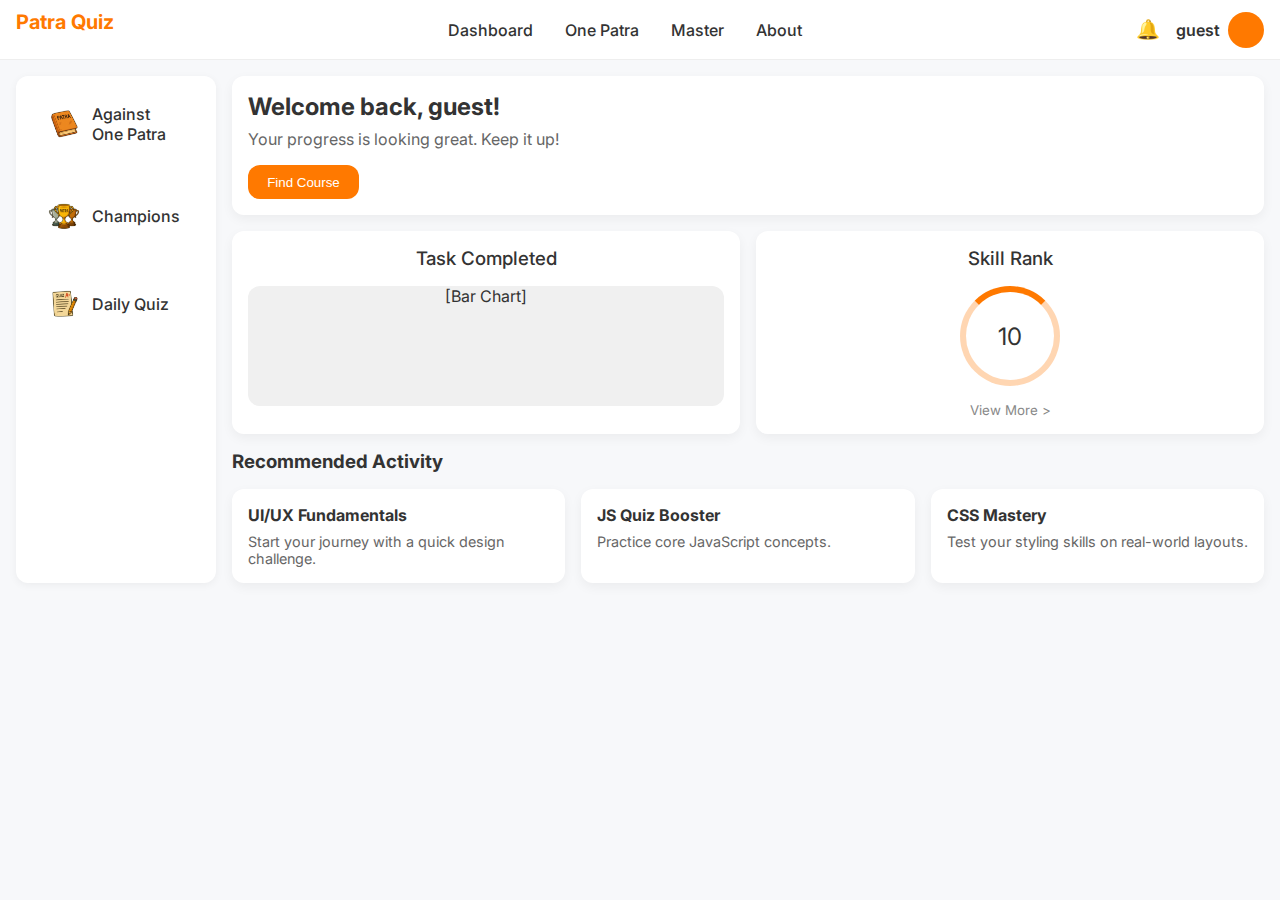
<file: index.html>
<!DOCTYPE html>
<html lang="en">
<head>
  <meta charset="UTF-8"/>
  <meta name="viewport" content="width=device-width,initial-scale=1.0"/>
  <title>Patra Quiz Dashboard</title>
  <link
    href="https://fonts.googleapis.com/css2?family=Inter:wght@400;600;700&display=swap"
    rel="stylesheet"/>
  <link rel="stylesheet" href="styles.css"/>
</head>
<body>
  <!-- top navigation -->
  <header class="site-header">
    <div class="logo">Patra Quiz</div>
    <nav class="top-nav">
      <a href="#" class="nav-item">Dashboard</a>
      <a href="#" class="nav-item">One Patra</a>
      <a href="#" class="nav-item">Master</a>
      <a href="#" class="nav-item">About</a>
    </nav>
    <div class="header-actions">
      <button class="icon-btn" aria-label="Notifications">🔔</button>
      <div class="user-info">
        <span id="usernameDisplay">guest</span>
        <div class="avatar"></div>
      </div>
    </div>
  </header>

  <div class="main-wrapper">
    <!-- left sidebar menu -->
    <aside class="dashboard-sidebar">
        <ul>
          <li>
            <a href="against.html">
              <img src="images/One-Patra-Book.png" alt="One Patra" />
              <span>Against One Patra</span>
            </a>
          </li>
          <li>
            <a href="championship.html">
              <img src="images/Trophy.png" alt="Championship" />
              <span>Champions</span>
            </a>
          </li>
          <li>
            <a href="daily.html">
              <img src="images/Quiz-Paper.png" alt="Daily Quiz" />
              <span>Daily Quiz</span>
            </a>
          </li>
        </ul>
      </aside>
      

    <!-- main dashboard area -->
    <section class="dashboard-main">
      <!-- welcome box -->
      <div class="welcome-box">
        <h2>Welcome back, <span id="usernameDisplay2">guest</span>!</h2>
        <p>Your progress is looking great. Keep it up!</p>
        <button class="btn-primary">Find Course</button>
      </div>

      <!-- stats row -->
      <div class="stats-row">
        <div class="card stat-card">
          <h3>Task Completed</h3>
          <div class="chart-placeholder">[Bar Chart]</div>
        </div>
        <div class="card stat-card">
          <h3>Skill Rank</h3>
          <div class="rank-circle"><span>10</span></div>
          <small>View More &gt;</small>
        </div>
      </div>

      <!-- recommended activity -->
      <div class="recommend-section">
        <h3>Recommended Activity</h3>
        <div class="activity-cards">
          <a href="#" class="activity-card">
            <h4>UI/UX Fundamentals</h4>
            <p>Start your journey with a quick design challenge.</p>
          </a>
          <a href="#" class="activity-card">
            <h4>JS Quiz Booster</h4>
            <p>Practice core JavaScript concepts.</p>
          </a>
          <a href="#" class="activity-card">
            <h4>CSS Mastery</h4>
            <p>Test your styling skills on real-world layouts.</p>
          </a>
        </div>
      </div>
    </section>
  </div>

  <!-- existing Auth Modal / script.js here -->
  <script defer src="script.js"></script>
</body>
</html>
</file>
<file: styles.css>
:root {
    --primary: #ff7900;
    --bg-start: #ffe0b3;
    --bg-end: #fff6e6;
    --white: #ffffff;
    --text: #333333;
    --radius: 12px;
    --space: 1rem;
    --trans: 0.3s ease;
    --font: "Inter", sans-serif;
  }
  
  * {
    margin: 0;
    padding: 0;
    box-sizing: border-box;
  }
  body {
    font-family: var(--font);
    color: var(--text);
    background: linear-gradient(135deg, var(--bg-start), var(--bg-end));
  }
  .wrapper {
    display: grid;
    grid-template-columns: 200px 1fr;
    min-height: 100vh;
  }
  
  /* SIDEBAR */
  .sidebar {
    padding: var(--space);
    background: var(--white);
    border-right: 1px solid #eee;
  }
  .logo {
    font-size: 1.5rem;
    font-weight: 700;
    margin-bottom: var(--space);
    color: var(--primary);
  }
  .sidebar nav {
    display: flex;
    flex-direction: column;
    gap: var(--space);
  }
  .nav-link {
    text-decoration: none;
    color: var(--text);
    padding: 0.5rem;
    border-radius: var(--radius);
    transition: background var(--trans);
  }
  .nav-link:hover {
    background: rgba(255, 121, 0, 0.1);
  }
  
  /* MAIN */
  .main {
    padding: var(--space);
    display: flex;
    flex-direction: column;
    gap: var(--space);
  }
  
  /* TOPBAR */
  .topbar {
    display: flex;
    justify-content: space-between;
    align-items: center;
    margin-bottom: var(--space);
  }
  .search-wrapper {
    flex: 1;
  }
  .search-wrapper input {
    width: 100%;
    padding: 0.5rem var(--space);
    border: 1px solid #ddd;
    border-radius: var(--radius);
  }
  .user {
    display: flex;
    align-items: center;
    gap: 0.75rem;
    margin-left: var(--space);
  }
  .avatar {
    width: 40px;
    height: 40px;
    background: var(--primary);
    border-radius: 50%;
  }
  
  /* BANNER */
  .banner {
    background: var(--primary);
    color: var(--white);
    padding: var(--space) * 1.5;
    border-radius: var(--radius);
    box-shadow: 0 4px 12px rgba(0, 0, 0, 0.05);
  }
  .banner h2 {
    font-size: 1.5rem;
    margin-bottom: 0.5rem;
  }
  
  /* CARDS GRID */
  .cards {
    display: grid;
    gap: var(--space);
    grid-template-columns: repeat(auto-fit, minmax(200px, 1fr));
  }
  
  /* SMALL SINGLE CARD ROW */
  .cards--small {
    grid-template-columns: 1fr 150px;
  }
  
  /* CARD BASE */
  .card {
    background: var(--white);
    border-radius: var(--radius);
    padding: var(--space);
    text-align: center;
    box-shadow: 0 2px 8px rgba(0, 0, 0, 0.05);
    text-decoration: none;
    color: var(--text);
    transition: transform var(--trans), box-shadow var(--trans);
  }
  .card:hover {
    transform: translateY(-4px);
    box-shadow: 0 6px 16px rgba(0, 0, 0, 0.1);
  }
  
  /* POINTS HIGHLIGHT CARD */
  .card--highlight {
    display: flex;
    flex-direction: column;
    justify-content: center;
    background: var(--white);
  }
  .points-value {
    font-size: 2rem;
    font-weight: 700;
    margin: 0.5rem 0;
  }
  .btn-outline {
    border: 2px solid var(--primary);
    background: none;
    color: var(--primary);
    padding: 0.5rem 1rem;
    border-radius: var(--radius);
    transition: background var(--trans), color var(--trans);
    cursor: pointer;
  }
  .btn-outline:hover {
    background: var(--primary);
    color: var(--white);
  }
  
  /* ICON STUB */
  .icon {
    width: 50px;
    height: 50px;
    margin: 0 auto 0.75rem;
    background: var(--bg-start);
    border-radius: var(--radius);
  }
  
  /* MODAL (unchanged) */
  .modal {
    position: fixed;
    inset: 0;
    background: rgba(0, 0, 0, 0.4);
    display: grid;
    place-items: center;
    opacity: 0;
    pointer-events: none;
    transition: opacity var(--trans);
  }
  .modal.active {
    opacity: 1;
    pointer-events: auto;
  }
  .modal-content {
    background: var(--white);
    border-radius: var(--radius);
    padding: 2rem;
    width: 90%;
    max-width: 360px;
    text-align: center;
  }
  .modal-content h2 {
    margin-bottom: 1rem;
    color: var(--primary);
  }
  .modal-content form {
    display: flex;
    flex-direction: column;
    gap: 0.75rem;
  }
  .modal-content input {
    padding: 0.75rem;
    border: 1px solid #ddd;
    border-radius: var(--radius);
  }
  .btn-primary {
    background: var(--primary);
    color: var(--white);
    padding: 0.75rem;
    border: none;
    border-radius: var(--radius);
    cursor: pointer;
    transition: background var(--trans);
  }
  .btn-primary:hover {
    background: #e06a00;
  }
  #toggleAuth {
    margin-top: 1rem;
    font-size: 0.9rem;
  }
  #toggleAuth a {
    color: var(--primary);
    text-decoration: none;
  }
  
  /* RESPONSIVE */
  @media (max-width: 768px) {
    .wrapper {
      grid-template-columns: 1fr;
    }
    .sidebar {
      display: none;
    }
    .cards--small {
      grid-template-columns: 1fr;
    }
  }
/* — Subjects & Sub-subjects reuse .cards/.card from before — */

/* — TEST PAGE STYLING — */

.test-container {
    max-width: 800px;
    margin: 2rem auto;
    background: #fff;
    border-radius: var(--radius);
    box-shadow: 0 4px 16px rgba(0,0,0,0.1);
    padding: 2rem;
  }
  .test-header {
    display: flex;
    justify-content: space-between;
    align-items: center;
  }
  .test-title {
    font-size: 1.5rem;
    color: var(--primary);
  }
  .btn-check {
    background: var(--primary);
    color: var(--white);
    border: none;
    padding: 0.5rem 1rem;
    border-radius: var(--radius);
    cursor: pointer;
    transition: background var(--trans);
  }
  .btn-check:hover {
    background: #e06a00;
  }
  .test-progress {
    height: 8px;
    background: #eee;
    border-radius: 4px;
    overflow: hidden;
    margin: 1rem 0;
  }
  .test-progress > div {
    height: 100%;
    width: 0;
    background: var(--primary);
    transition: width var(--trans);
  }
  .question-section p {
    margin-bottom: 1rem;
  }
  .question-section img {
    width: 100%;
    margin-bottom: 1rem;
    display: none;
  }
  .options {
    display: flex;
    flex-direction: column;
    gap: 0.75rem;
  }
  .option {
    padding: 0.75rem;
    border: 1px solid #ddd;
    border-radius: var(--radius);
    cursor: pointer;
    transition: border-color var(--trans), background var(--trans);
  }
  .option.selected {
    border-color: var(--primary);
    background: rgba(255,121,0,0.1);
  }
  .nav-buttons {
    display: flex;
    justify-content: flex-end;
    gap: 1rem;
    margin-top: 1rem;
  }
  .nav-buttons button {
    padding: 0.5rem 1rem;
    border: 1px solid var(--primary);
    border-radius: var(--radius);
    background: none;
    cursor: pointer;
    transition: background var(--trans), color var(--trans);
  }
  .nav-buttons button.primary {
    background: var(--primary);
    color: var(--white);
  }
  .nav-buttons button:hover {
    background: var(--primary);
    color: var(--white);
  }
  
  /* — RESULTS SCREEN — */
  .results {
    max-width: 800px;
    margin: 2rem auto;
  }
  .result-card {
    background: #fff;
    border-radius: var(--radius);
    padding: 1.5rem;
    text-align: center;
    box-shadow: 0 4px 16px rgba(0,0,0,0.1);
  }
  .percentage {
    font-size: 3rem;
    color: var(--primary);
    font-weight: 700;
  }
  .summary {
    margin: 0.5rem 0 1rem;
    font-size: 1.1rem;
  }
  .question-list {
    list-style: none;
    padding: 0;
    margin: 0;
  }
  .question-list li {
    padding: 0.5rem;
    margin: 0.25rem 0;
    border-radius: var(--radius);
    display: flex;
    align-items: center;
    gap: 0.5rem;
    font-weight: 500;
    background: #f5f5f5;
  }
  .question-list li.correct {
    color: #388e3c;
  }
  .question-list li.incorrect {
    color: #d32f2f;
  }
  .question-list li.correct::before {
    content: '✓';
  }
  .question-list li.incorrect::before {
    content: '✕';
  }
  
  /* —— Page Header —— */
.page-header {
    margin: var(--space) 0 0.5rem;
  }
  .page-header h2 {
    font-size: 1.5rem;
    color: var(--primary);
    font-weight: 600;
  }
  
  /* —— Card Grid —— */
  .card-grid {
    display: grid;
    gap: var(--space);
    grid-template-columns: repeat(auto-fit, minmax(240px, 1fr));
    margin-bottom: var(--space);
  }
  
  /* —— Course/Sub-Subject Card —— */
  .course-card {
    background: var(--white);
    border-radius: var(--radius);
    overflow: hidden;
    box-shadow: 0 4px 12px rgba(0,0,0,0.05);
    display: flex;
    flex-direction: column;
    transition: transform var(--trans), box-shadow var(--trans);
  }
  .course-card:hover {
    transform: translateY(-4px);
    box-shadow: 0 6px 16px rgba(0,0,0,0.1);
  }
  /* top image stripe (you can swap for an actual <img> later) */
  .course-img {
    background: var(--bg-start);
    height: 120px;
    flex-shrink: 0;
  }
  
  /* content */
  .course-content {
    padding: var(--space);
    display: flex;
    flex-direction: column;
    flex: 1;
  }
  .course-content h3 {
    margin-bottom: 0.5rem;
    font-size: 1.1rem;
    color: var(--primary);
  }
  .course-content p {
    font-size: 0.9rem;
    color: #666;
    flex: 1;
    margin-bottom: var(--space);
  }
  
  /* small primary button */
  .btn-small {
    align-self: flex-start;
    padding: 0.4rem 0.8rem;
    font-size: 0.9rem;
  }
  /* — Sub-Subject / Subject Page Styles — */
.page-header h2 {
    font-size: 1.5rem;
    color: var(--primary);
    margin-bottom: var(--space);
  }
  
  .card-grid {
    display: grid;
    gap: var(--space);
    grid-template-columns: repeat(auto-fit, minmax(240px, 1fr));
    margin-bottom: var(--space);
  }
  
  .course-card {
    background: var(--white);
    border-radius: var(--radius);
    overflow: hidden;
    box-shadow: 0 4px 12px rgba(0,0,0,0.05);
    display: flex;
    flex-direction: column;
    transition: transform var(--trans), box-shadow var(--trans);
  }
  .course-card:hover {
    transform: translateY(-4px);
    box-shadow: 0 6px 16px rgba(0,0,0,0.1);
  }
  
  .course-img {
    background: var(--primary);
    height: 120px;
  }
  
  .course-content {
    padding: var(--space);
    display: flex;
    flex-direction: column;
    flex: 1;
  }
  .course-content h3 {
    margin-bottom: 0.5rem;
    color: var(--primary);
  }
  .course-content p {
    font-size: 0.9rem;
    color: #666;
    flex: 1;
    margin-bottom: var(--space);
  }
  .btn-small {
    align-self: flex-start;
    padding: 0.4rem 0.8rem;
    font-size: 0.9rem;
  }

  :root {
    --primary: #ff7900;
    --bg-light: #f7f8fa;
    --white: #ffffff;
    --text: #333;
    --radius: 12px;
    --space: 1rem;
    --trans: 0.3s ease;
    --font: "Inter", sans-serif;
  }
  
  * { margin:0; padding:0; box-sizing:border-box; }
  body {
    font-family: var(--font);
    color: var(--text);
    background: var(--bg-light);
  }
  
  /* — Site Header — */
  .site-header {
    display: flex;
    align-items: center;
    justify-content: space-between;
    padding: 0 var(--space);
    height: 60px;
    background: var(--white);
    border-bottom: 1px solid #eee;
    position: sticky; top:0; z-index:10;
  }
  .logo { font-size: 1.25rem; font-weight:700; color: var(--primary); }
  .top-nav { display: flex; gap: 2rem; }
  .nav-item {
    text-decoration: none;
    color: var(--text);
    font-weight:500;
    position: relative;
  }
  .nav-item:hover::after {
    content: "";
    position: absolute; left:0; right:0; bottom:-2px;
    height: 3px;
    background: var(--primary);
  }
  .header-actions {
    display: flex; align-items:center; gap: var(--space);
  }
  .icon-btn {
    font-size: 1.2rem;
    background: none; border:none; cursor:pointer;
    transition: transform var(--trans);
  }
  .icon-btn:hover { transform: scale(1.1); }
  .user-info {
    display: flex; align-items:center; gap:0.5rem;
  }
  .user-info span { font-weight:600; }
  .avatar {
    width: 36px; height: 36px;
    background: var(--primary);
    border-radius:50%;
  }
  
  /* — Main layout — */
  .main-wrapper {
    display: grid;
    grid-template-columns: 200px 1fr;
    gap: var(--space);
    padding: var(--space);
  }
  
  /* — Sidebar — */
  .dashboard-sidebar {
    background: var(--white);
    border-radius: var(--radius);
    padding: var(--space);
    box-shadow: 0 2px 8px rgba(0,0,0,0.05);
  }
  .dashboard-sidebar ul {
    list-style:none;
    display:flex; flex-direction:column; gap:var(--space);
  }
  .dashboard-sidebar a {
    text-decoration:none;
    color: var(--text);
    padding:0.5rem;
    border-radius:var(--radius);
    transition: background var(--trans);
  }
  .dashboard-sidebar a:hover {
    background: rgba(255,121,0,0.1);
  }
  
  /* — Dashboard Main — */
  .dashboard-main {
    display:flex;
    flex-direction:column;
    gap: var(--space);
  }
  
  /* Welcome box */
  .welcome-box {
    background: var(--white);
    border-radius: var(--radius);
    padding: var(--space);
    box-shadow: 0 4px 12px rgba(0,0,0,0.05);
    animation: fadeIn 0.5s var(--trans);
  }
  .welcome-box h2 {
    margin-bottom:0.5rem;
    font-size:1.5rem;
  }
  .welcome-box p {
    margin-bottom: var(--space);
    color: #666;
  }
  .btn-primary {
    background: var(--primary);
    color: var(--white);
    border:none;
    padding:0.6rem 1.2rem;
    border-radius: var(--radius);
    cursor:pointer;
    transition: background var(--trans), transform var(--trans);
  }
  .btn-primary:hover {
    background: #e06a00;
    transform: translateY(-2px);
  }
  
  /* Stats row */
  .stats-row {
    display: flex;
    gap: var(--space);
    animation: fadeIn 0.6s var(--trans);
  }
  .stat-card {
    flex:1;
    background: var(--white);
    border-radius: var(--radius);
    padding: var(--space);
    box-shadow: 0 4px 12px rgba(0,0,0,0.05);
    display:flex;
    flex-direction:column;
    align-items:center;
    gap: var(--space);
  }
  .stat-card h3 {
    font-weight:500;
  }
  .chart-placeholder {
    width:100%;
    height:120px;
    background:#f0f0f0;
    border-radius:var(--radius);
  }
  .rank-circle {
    width:100px; height:100px;
    border:6px solid rgba(255,121,0,0.3);
    border-top-color: var(--primary);
    border-radius:50%;
    display:flex; align-items:center; justify-content:center;
    font-size:1.5rem;
    animation: spin 2s linear infinite;
  }
  .stat-card small {
    margin-top:auto;
    color: #888;
    cursor:pointer;
    transition: color var(--trans);
  }
  .stat-card small:hover {
    color: var(--primary);
  }
  
  /* Recommended section */
  .recommend-section {
    animation: fadeIn 0.7s var(--trans);
  }
  .recommend-section h3 {
    margin-bottom: var(--space);
  }
  .activity-cards {
    display: grid;
    grid-template-columns: repeat(auto-fit,minmax(200px,1fr));
    gap: var(--space);
  }
  .activity-card {
    background: var(--white);
    border-radius:var(--radius);
    padding: var(--space);
    text-decoration:none;
    color: var(--text);
    box-shadow: 0 4px 12px rgba(0,0,0,0.05);
    transition: transform var(--trans), box-shadow var(--trans);
  }
  .activity-card:hover {
    transform: translateY(-5px);
    box-shadow: 0 6px 16px rgba(0,0,0,0.1);
  }
  .activity-card h4 {
    margin-bottom:0.5rem;
  }
  .activity-card p {
    color:#666;
    font-size:0.9rem;
  }
  
  /* — Animations — */
  @keyframes fadeIn {
    from { opacity: 0; transform: translateY(10px); }
    to   { opacity: 1; transform: translateY(0); }
  }
  @keyframes spin {
    to { transform: rotate(360deg); }
  }
  
  /* — Responsive — */
  @media (max-width: 900px) {
    .main-wrapper {
      grid-template-columns: 1fr;
    }
    .stats-row {
      flex-direction: column;
    }
  }
  .dashboard-sidebar ul {
    list-style: none;
    margin: 0;
    padding: 0;
  }
  .dashboard-sidebar li + li {
    margin-top: var(--space);
  }
  .dashboard-sidebar a {
    display: flex;
    align-items: center;
    gap: 0.75rem;
    text-decoration: none;
    color: var(--text);
    padding: 0.75rem 1rem;
    border-radius: var(--radius);
    transition: background var(--trans), transform var(--trans);
  }
  .dashboard-sidebar a:hover {
    background: rgba(255,121,0,0.1);
    transform: translateX(4px);
  }
  .dashboard-sidebar img {
    width: 32px;
    height: 32px;
    object-fit: contain;
    flex-shrink: 0;
  }
  .dashboard-sidebar span {
    font-weight: 500;
  }

/* — Loading Overlay — */
.loader-overlay {
    position: fixed;
    top: 0; left: 0;
    width: 100%; height: 100%;
    background: rgba(0,0,0,0.5);
    display: flex;
    align-items: center;
    justify-content: center;
    z-index: 9999;
  }
  
  /* your loading.png will spin once per second */
  .loader-overlay img {
    width: 80px;
    height: 80px;
    animation: spin 1s linear infinite;
  }
  
  @keyframes spin {
    from { transform: rotate(0deg); }
    to   { transform: rotate(360deg); }
  }
</file>
